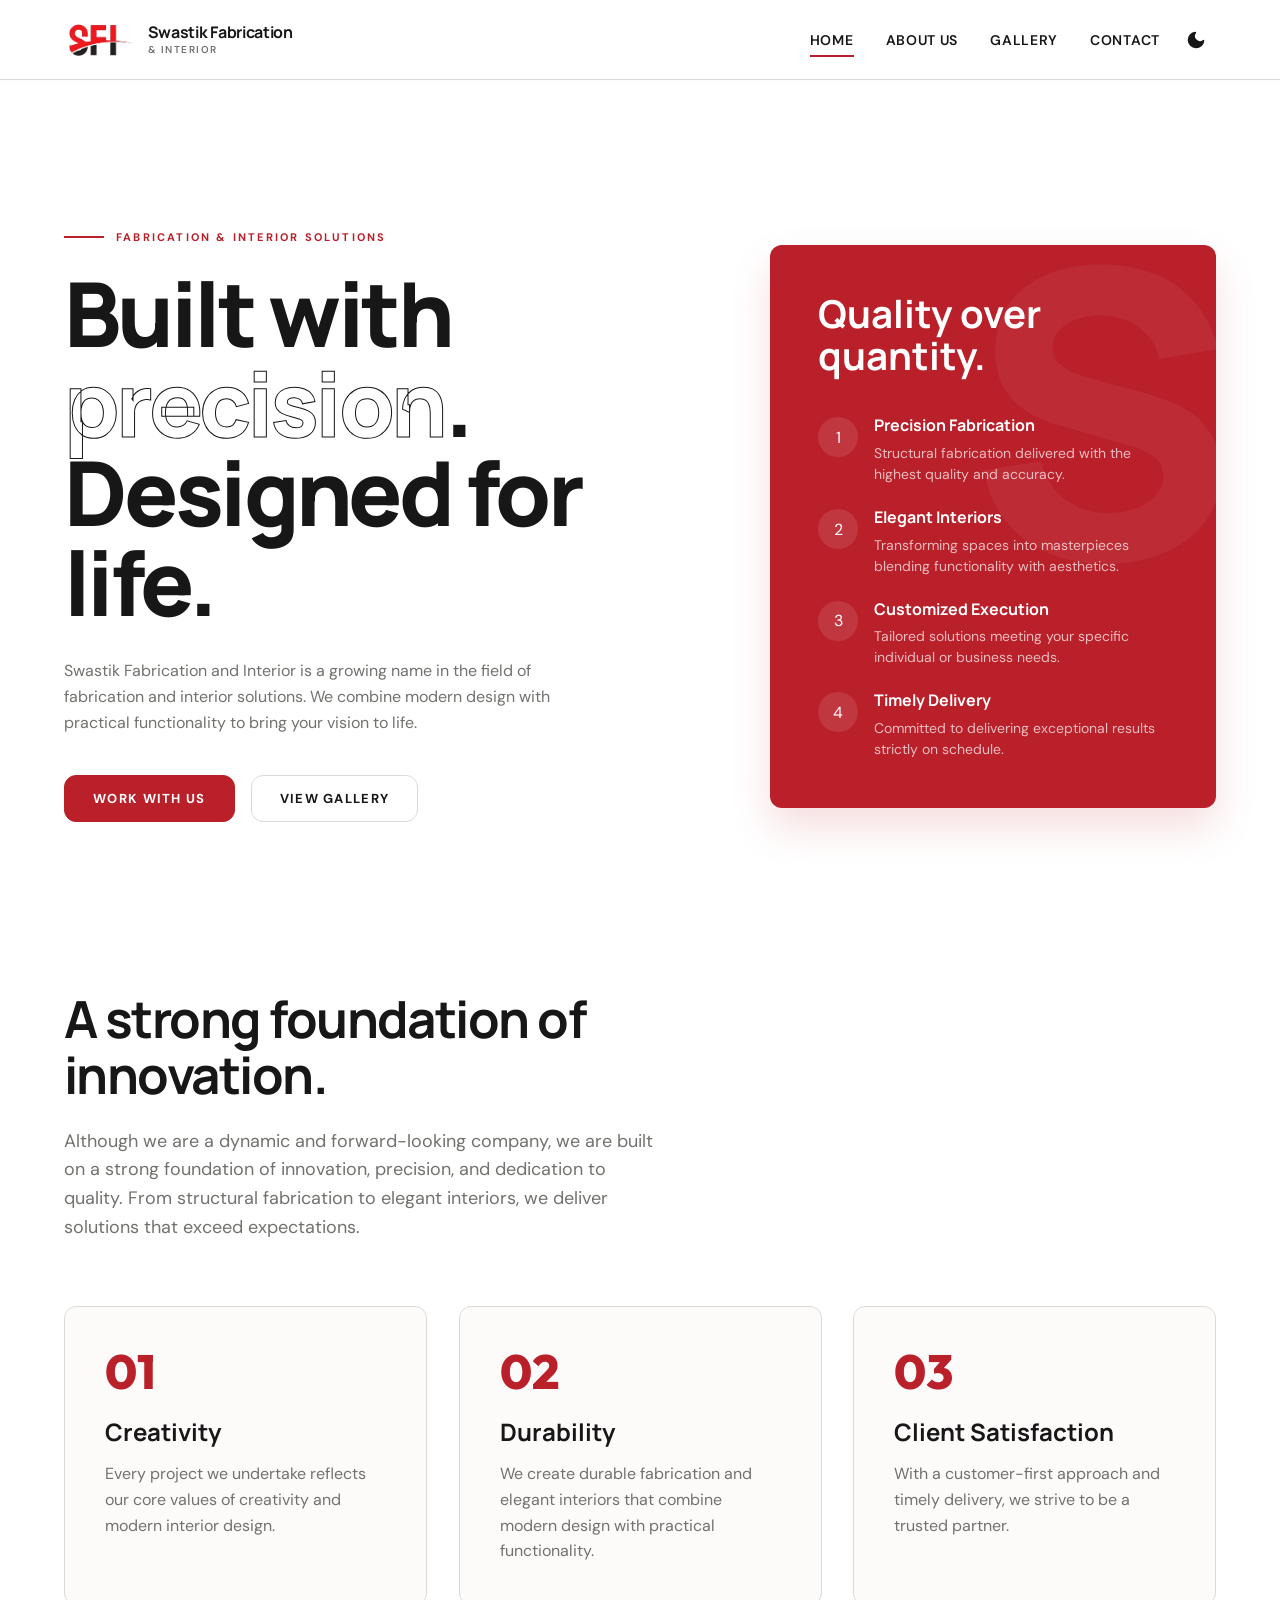
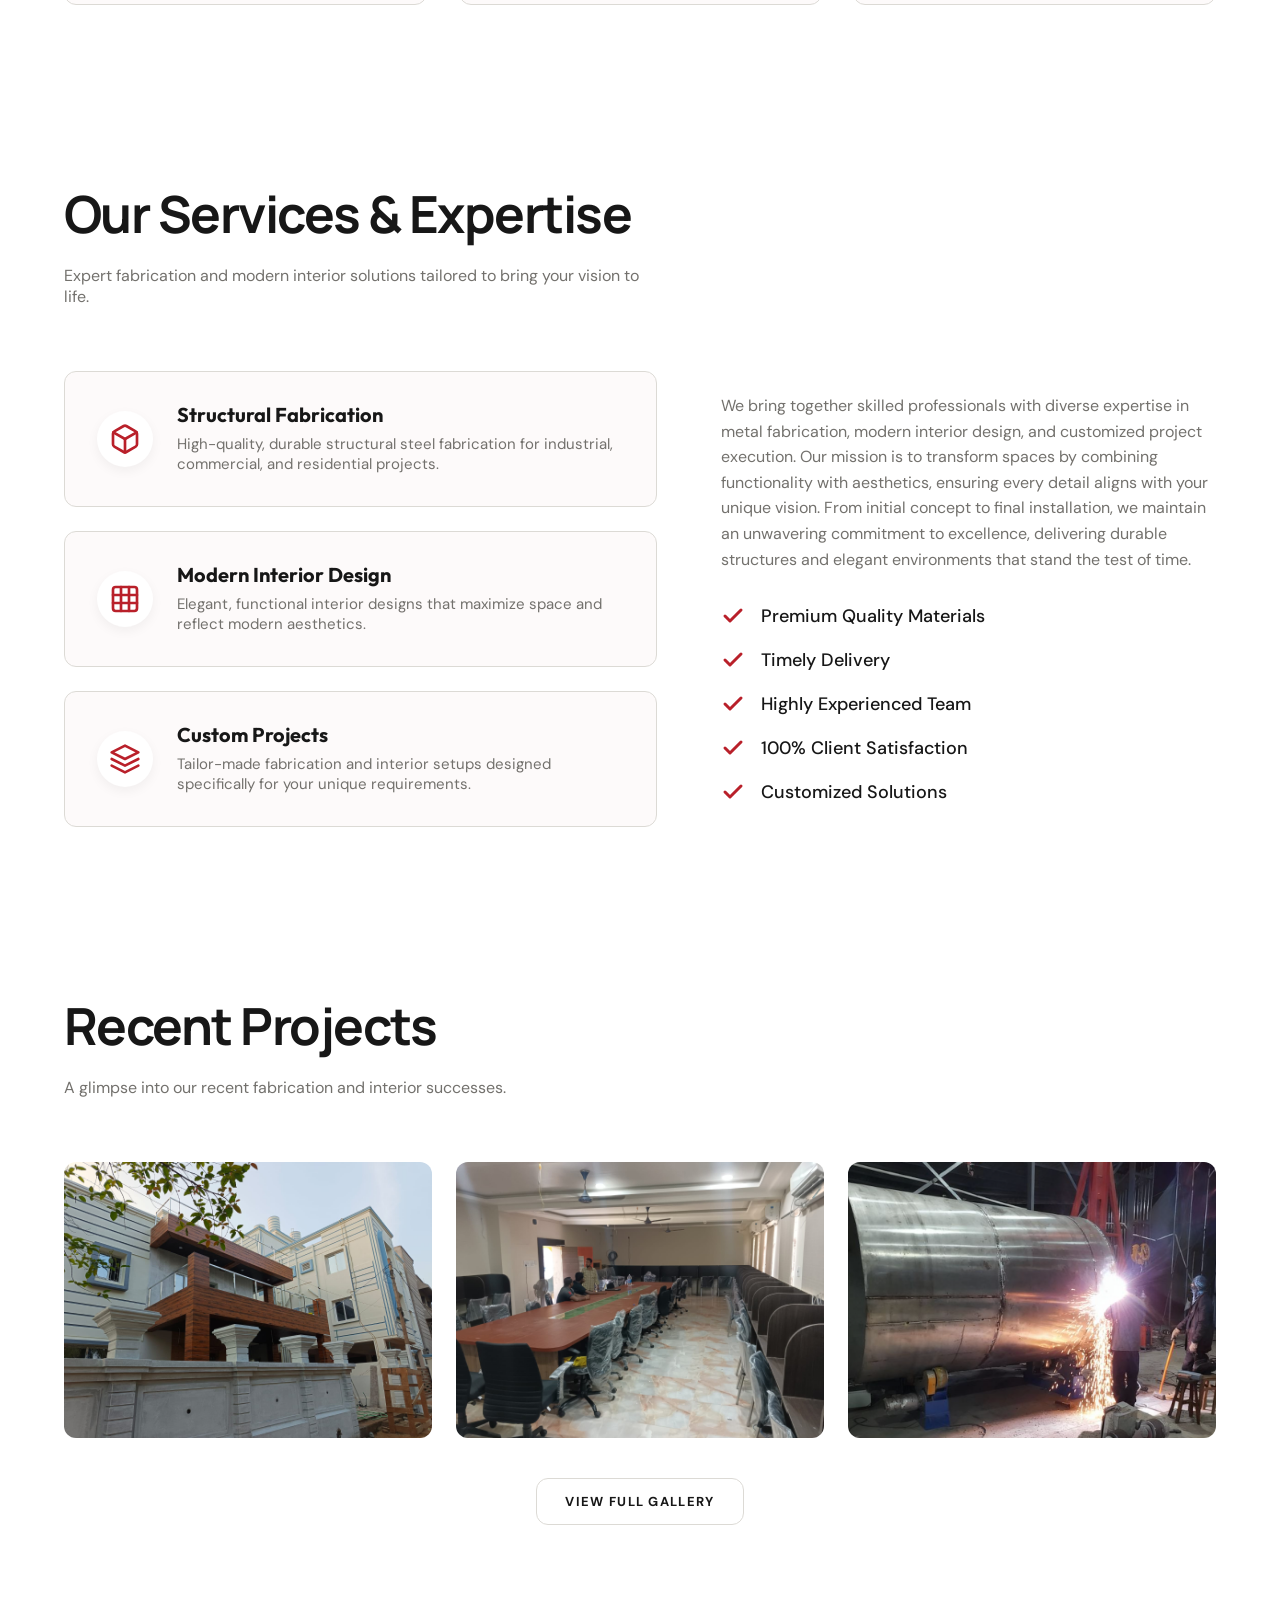
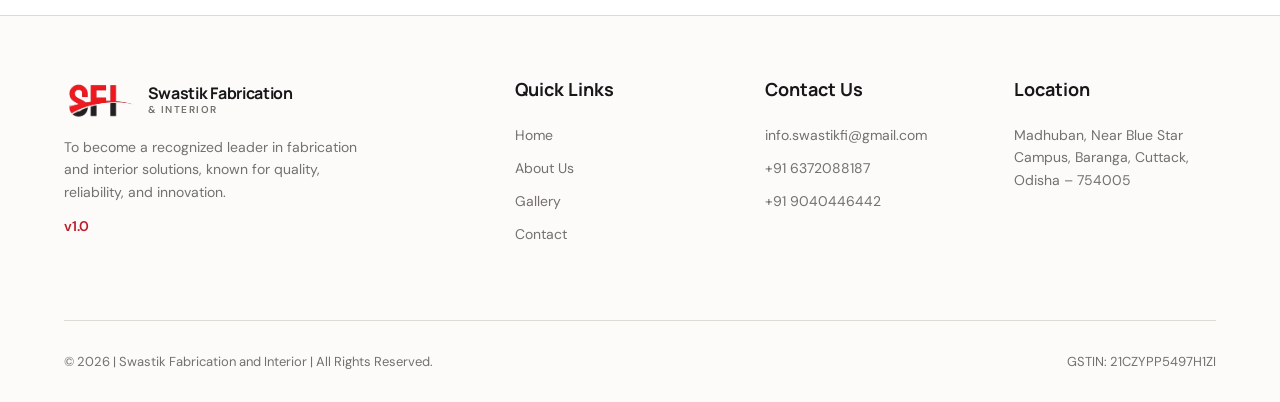
<file: index.html>
<!DOCTYPE html>
<html lang="en">

<head>
  <meta charset="UTF-8">
  <meta name="viewport" content="width=device-width, initial-scale=1.0, viewport-fit=cover">
  <meta name="theme-color" content="#b9202a">
  <meta name="description"
    content="Swastik Fabrication & Interior - Creating durable fabrication and elegant interiors.">
  <title>Swastik Fabrication & Interior</title>
  <!-- Favicon & Social Media Share Images -->
  <link rel="icon" type="image/png" href="logo.png">
  <meta property="og:image" content="logo.png">
  <meta property="og:type" content="website">
  <meta name="twitter:card" content="summary_large_image">
  <meta name="twitter:image" content="logo.png">

  <link rel="stylesheet" href="style.css">
  <script src="main.js" defer></script>
</head>

<body>
  <div class="site-wrapper">
    <!-- Navigation -->
    <nav class="navbar">
      <div class="container nav-container">
        <a href="index.html" class="brand" aria-label="Swastik Fabrication and Interior">
          <img src="logo.png" alt="SFI Logo" class="brand-logo">
          <div class="brand-text">
            <span class="brand-name">Swastik Fabrication</span>
            <span class="brand-sub">& Interior</span>
          </div>
        </a>
        <div class="nav-actions">
          <div class="nav-links" id="nav-links">
            <a href="index.html" class="nav-link active">Home</a>
            <a href="about.html" class="nav-link">About Us</a>
            <a href="gallery.html" class="nav-link">Gallery</a>
            <a href="contact.html" class="nav-link">Contact</a>
          </div>
          <button id="theme-toggle" class="theme-toggle" aria-label="Toggle Dark Mode">
            <svg class="moon-icon" viewBox="0 0 24 24" fill="none" stroke="currentColor" stroke-width="2"
              stroke-linecap="round" stroke-linejoin="round">
              <path d="M21 12.79A9 9 0 1 1 11.21 3 7 7 0 0 0 21 12.79z"></path>
            </svg>
            <svg class="sun-icon" viewBox="0 0 24 24" fill="none" stroke="currentColor" stroke-width="2"
              stroke-linecap="round" stroke-linejoin="round">
              <circle cx="12" cy="12" r="5"></circle>
              <line x1="12" y1="1" x2="12" y2="3"></line>
              <line x1="12" y1="21" x2="12" y2="23"></line>
              <line x1="4.22" y1="4.22" x2="5.64" y2="5.64"></line>
              <line x1="18.36" y1="18.36" x2="19.78" y2="19.78"></line>
              <line x1="1" y1="12" x2="3" y2="12"></line>
              <line x1="21" y1="12" x2="23" y2="12"></line>
              <line x1="4.22" y1="19.78" x2="5.64" y2="18.36"></line>
              <line x1="18.36" y1="5.64" x2="19.78" y2="4.22"></line>
            </svg>
          </button>
          <button id="mobile-menu-btn" class="mobile-menu-btn" aria-label="Toggle Menu">
            <svg viewBox="0 0 24 24" fill="none" stroke="currentColor" stroke-width="2" stroke-linecap="round"
              stroke-linejoin="round" style="width: 24px; height: 24px;">
              <line x1="3" y1="12" x2="21" y2="12"></line>
              <line x1="3" y1="6" x2="21" y2="6"></line>
              <line x1="3" y1="18" x2="21" y2="18"></line>
            </svg>
          </button>
        </div>
      </div>
    </nav>

    <!-- Hero Section -->
    <main class="hero container">
      <div class="hero-grid">
        <div class="hero-content animate-on-scroll stagger-1">
          <div class="kicker">Fabrication & Interior Solutions</div>
          <h1 class="hero-title">
            Built with <span>precision</span>.<br>
            Designed for life.
          </h1>
          <p class="hero-desc">
            Swastik Fabrication and Interior is a growing name in the field of fabrication and interior solutions. We
            combine modern design with practical functionality to bring your vision to life.
          </p>
          <div class="hero-actions">
            <a href="contact.html" class="btn btn-primary">Work With Us</a>
            <a href="gallery.html" class="btn btn-outline">View Gallery</a>
          </div>
        </div>

        <div class="hero-side animate-on-scroll stagger-2">
          <div class="feature-panel">
            <div class="feature-panel-content">
              <h2 class="feature-panel-title">Quality over quantity.</h2>
              <ul class="feature-list">
                <li class="feature-item">
                  <div class="feature-icon">1</div>
                  <div class="feature-text">
                    <h4>Precision Fabrication</h4>
                    <p>Structural fabrication delivered with the highest quality and accuracy.</p>
                  </div>
                </li>
                <li class="feature-item">
                  <div class="feature-icon">2</div>
                  <div class="feature-text">
                    <h4>Elegant Interiors</h4>
                    <p>Transforming spaces into masterpieces blending functionality with aesthetics.</p>
                  </div>
                </li>
                <li class="feature-item">
                  <div class="feature-icon">3</div>
                  <div class="feature-text">
                    <h4>Customized Execution</h4>
                    <p>Tailored solutions meeting your specific individual or business needs.</p>
                  </div>
                </li>
                <li class="feature-item">
                  <div class="feature-icon">4</div>
                  <div class="feature-text">
                    <h4>Timely Delivery</h4>
                    <p>Committed to delivering exceptional results strictly on schedule.</p>
                  </div>
                </li>
              </ul>
            </div>
          </div>
        </div>
      </div>
    </main>

    <!-- Brief About Section -->
    <section class="section container animate-on-scroll stagger-1">
      <div class="section-header">
        <h2 class="section-title">A strong foundation of innovation.</h2>
        <p class="text-muted" style="font-size: 18px; line-height: 1.6;">
          Although we are a dynamic and forward-looking company, we are built on a strong foundation of innovation,
          precision, and dedication to quality. From structural fabrication to elegant interiors, we deliver solutions
          that exceed expectations.
        </p>
      </div>
      <div class="cards-grid">
        <div class="card animate-on-scroll stagger-1">
          <div class="card-number">01</div>
          <h3 class="card-title">Creativity</h3>
          <p class="card-text">Every project we undertake reflects our core values of creativity and modern interior
            design.</p>
        </div>
        <div class="card animate-on-scroll stagger-2">
          <div class="card-number">02</div>
          <h3 class="card-title">Durability</h3>
          <p class="card-text">We create durable fabrication and elegant interiors that combine modern design with
            practical functionality.</p>
        </div>
        <div class="card animate-on-scroll stagger-3">
          <div class="card-number">03</div>
          <h3 class="card-title">Client Satisfaction</h3>
          <p class="card-text">With a customer-first approach and timely delivery, we strive to be a trusted partner.
          </p>
        </div>
      </div>
    </section>

    <!-- Services & Expertise Section -->
    <section class="section container">
      <div class="section-header animate-on-scroll">
        <h2 class="section-title">Our Services & Expertise</h2>
        <p class="text-muted" style="max-width: 600px; margin: 0 auto;">Expert fabrication and modern interior solutions
          tailored to bring your vision to life.</p>
      </div>

      <div class="services-features-layout">
        <!-- Left Side: Services -->
        <div class="services-stack animate-on-scroll stagger-1">
          <div class="service-card">
            <div class="service-icon-wrap">
              <svg viewBox="0 0 24 24" fill="none" stroke="currentColor" stroke-width="2" stroke-linecap="round"
                stroke-linejoin="round" style="width: 32px; height: 32px;">
                <path
                  d="M21 16V8a2 2 0 0 0-1-1.73l-7-4a2 2 0 0 0-2 0l-7 4A2 2 0 0 0 3 8v8a2 2 0 0 0 1 1.73l7 4a2 2 0 0 0 2 0l7-4A2 2 0 0 0 21 16z">
                </path>
                <polyline points="3.27 6.96 12 12.01 20.73 6.96"></polyline>
                <line x1="12" y1="22.08" x2="12" y2="12"></line>
              </svg>
            </div>
            <div class="service-content">
              <h3>Structural Fabrication</h3>
              <p class="text-muted">High-quality, durable structural steel fabrication for industrial, commercial, and
                residential projects.</p>
            </div>
          </div>
          <div class="service-card">
            <div class="service-icon-wrap">
              <svg viewBox="0 0 24 24" fill="none" stroke="currentColor" stroke-width="2" stroke-linecap="round"
                stroke-linejoin="round" style="width: 32px; height: 32px;">
                <rect x="3" y="3" width="18" height="18" rx="2" ry="2"></rect>
                <line x1="9" y1="3" x2="9" y2="21"></line>
                <line x1="15" y1="3" x2="15" y2="21"></line>
                <line x1="3" y1="9" x2="21" y2="9"></line>
                <line x1="3" y1="15" x2="21" y2="15"></line>
              </svg>
            </div>
            <div class="service-content">
              <h3>Modern Interior Design</h3>
              <p class="text-muted">Elegant, functional interior designs that maximize space and reflect modern
                aesthetics.</p>
            </div>
          </div>
          <div class="service-card">
            <div class="service-icon-wrap">
              <svg viewBox="0 0 24 24" fill="none" stroke="currentColor" stroke-width="2" stroke-linecap="round"
                stroke-linejoin="round" style="width: 32px; height: 32px;">
                <polygon points="12 2 2 7 12 12 22 7 12 2"></polygon>
                <polyline points="2 17 12 22 22 17"></polyline>
                <polyline points="2 12 12 17 22 12"></polyline>
              </svg>
            </div>
            <div class="service-content">
              <h3>Custom Projects</h3>
              <p class="text-muted">Tailor-made fabrication and interior setups designed specifically for your unique
                requirements.</p>
            </div>
          </div>
        </div>

        <!-- Right Side: Features -->
        <div class="why-content animate-on-scroll stagger-2">
          <p class="text-muted" style="margin-bottom: 32px; line-height: 1.6;">We bring together skilled professionals
            with diverse expertise in metal fabrication, modern interior design, and customized project execution. Our
            mission is to transform spaces by combining functionality with aesthetics, ensuring every detail aligns with
            your unique vision. From initial concept to final installation, we maintain an unwavering commitment to
            excellence, delivering durable structures and elegant environments that stand the test of time.</p>
          <ul class="feature-list" style="list-style: none; padding: 0; display: grid; gap: 20px;">
            <li style="display: flex; align-items: center; gap: 16px;">
              <svg viewBox="0 0 24 24" fill="none" stroke="var(--theme-red)" stroke-width="3" stroke-linecap="round"
                stroke-linejoin="round" style="width: 24px; height: 24px; flex-shrink: 0;">
                <polyline points="20 6 9 17 4 12"></polyline>
              </svg>
              <span style="font-weight: 500; font-size: 18px;">Premium Quality Materials</span>
            </li>
            <li style="display: flex; align-items: center; gap: 16px;">
              <svg viewBox="0 0 24 24" fill="none" stroke="var(--theme-red)" stroke-width="3" stroke-linecap="round"
                stroke-linejoin="round" style="width: 24px; height: 24px; flex-shrink: 0;">
                <polyline points="20 6 9 17 4 12"></polyline>
              </svg>
              <span style="font-weight: 500; font-size: 18px;">Timely Delivery</span>
            </li>
            <li style="display: flex; align-items: center; gap: 16px;">
              <svg viewBox="0 0 24 24" fill="none" stroke="var(--theme-red)" stroke-width="3" stroke-linecap="round"
                stroke-linejoin="round" style="width: 24px; height: 24px; flex-shrink: 0;">
                <polyline points="20 6 9 17 4 12"></polyline>
              </svg>
              <span style="font-weight: 500; font-size: 18px;">Highly Experienced Team</span>
            </li>
            <li style="display: flex; align-items: center; gap: 16px;">
              <svg viewBox="0 0 24 24" fill="none" stroke="var(--theme-red)" stroke-width="3" stroke-linecap="round"
                stroke-linejoin="round" style="width: 24px; height: 24px; flex-shrink: 0;">
                <polyline points="20 6 9 17 4 12"></polyline>
              </svg>
              <span style="font-weight: 500; font-size: 18px;">100% Client Satisfaction</span>
            </li>
            <li style="display: flex; align-items: center; gap: 16px;">
              <svg viewBox="0 0 24 24" fill="none" stroke="var(--theme-red)" stroke-width="3" stroke-linecap="round"
                stroke-linejoin="round" style="width: 24px; height: 24px; flex-shrink: 0;">
                <polyline points="20 6 9 17 4 12"></polyline>
              </svg>
              <span style="font-weight: 500; font-size: 18px;">Customized Solutions</span>
            </li>
          </ul>
        </div>
      </div>
    </section>

    <!-- Gallery Teaser -->
    <section class="section container" style="padding-top: 80px;">
      <div class="section-header animate-on-scroll">
        <h2 class="section-title">Recent Projects</h2>
        <p class="text-muted" style="max-width: 600px; margin: 0 auto;">A glimpse into our recent fabrication and
          interior successes.</p>
      </div>
      <div class="gallery-grid animate-on-scroll stagger-1">
        <div class="gallery-item">
          <img src="image2.jpeg" alt="Modern Office Setup" class="gallery-img">
          <div class="gallery-overlay">
            <h3 class="gallery-title">Building edge profile</h3>
          </div>
        </div>
        <div class="gallery-item">
          <img src="image3.jpeg" alt="Steel Framework" class="gallery-img">
          <div class="gallery-overlay">
            <h3 class="gallery-title">Modern Office Setup</h3>
          </div>
        </div>
        <div class="gallery-item hide-mobile">
          <img src="image1.png" alt="Luxury Living Room" class="gallery-img">
          <div class="gallery-overlay">
            <h3 class="gallery-title">Steel Framework</h3>
          </div>
        </div>
      </div>
      <div style="text-align: center; margin-top: 40px;" class="animate-on-scroll stagger-2">
        <a href="gallery.html" class="btn btn-outline">View Full Gallery</a>
      </div>
    </section>



    <!-- Footer -->
    <footer class="footer animate-on-scroll">
      <div class="container">
        <div class="footer-grid">
          <div class="footer-about">
            <a href="index.html" class="brand" aria-label="Swastik Fabrication and Interior">
              <img src="logo.png" alt="SFI Logo" class="brand-logo">
              <div class="brand-text">
                <span class="brand-name">Swastik Fabrication</span>
                <span class="brand-sub">& Interior</span>
              </div>
            </a>
            <p>To become a recognized leader in fabrication and interior solutions, known for quality, reliability, and
              innovation.</p>
            <p style="margin-top: 12px; font-weight: 600; font-size: 14px; color: var(--theme-red);">v1.0</p>
          </div>
          <div>
            <h4 class="footer-heading">Quick Links</h4>
            <ul class="footer-links">
              <li><a href="index.html">Home</a></li>
              <li><a href="about.html">About Us</a></li>
              <li><a href="gallery.html">Gallery</a></li>
              <li><a href="contact.html">Contact</a></li>
            </ul>
          </div>
          <div>
            <h4 class="footer-heading">Contact Us</h4>
            <ul class="footer-links">
              <li><a href="mailto:info.swastikfi@gmail.com">info.swastikfi@gmail.com</a></li>
              <li><a href="tel:+916372088187">+91 6372088187</a></li>
              <li><a href="tel:+919040446442">+91 9040446442</a></li>
            </ul>
          </div>
          <div>
            <h4 class="footer-heading">Location</h4>
            <p class="text-muted" style="font-size: 14px; line-height: 1.6;">
              Madhuban, Near Blue Star Campus, Baranga, Cuttack, Odisha – 754005
            </p>
          </div>
        </div>
        <div class="footer-bottom">
          <span>© 2026 | Swastik Fabrication and Interior | All Rights Reserved.</span>
          <span>GSTIN: 21CZYPP5497H1ZI</span>
        </div>
      </div>
    </footer>
  </div>
</body>

</html>
</file>
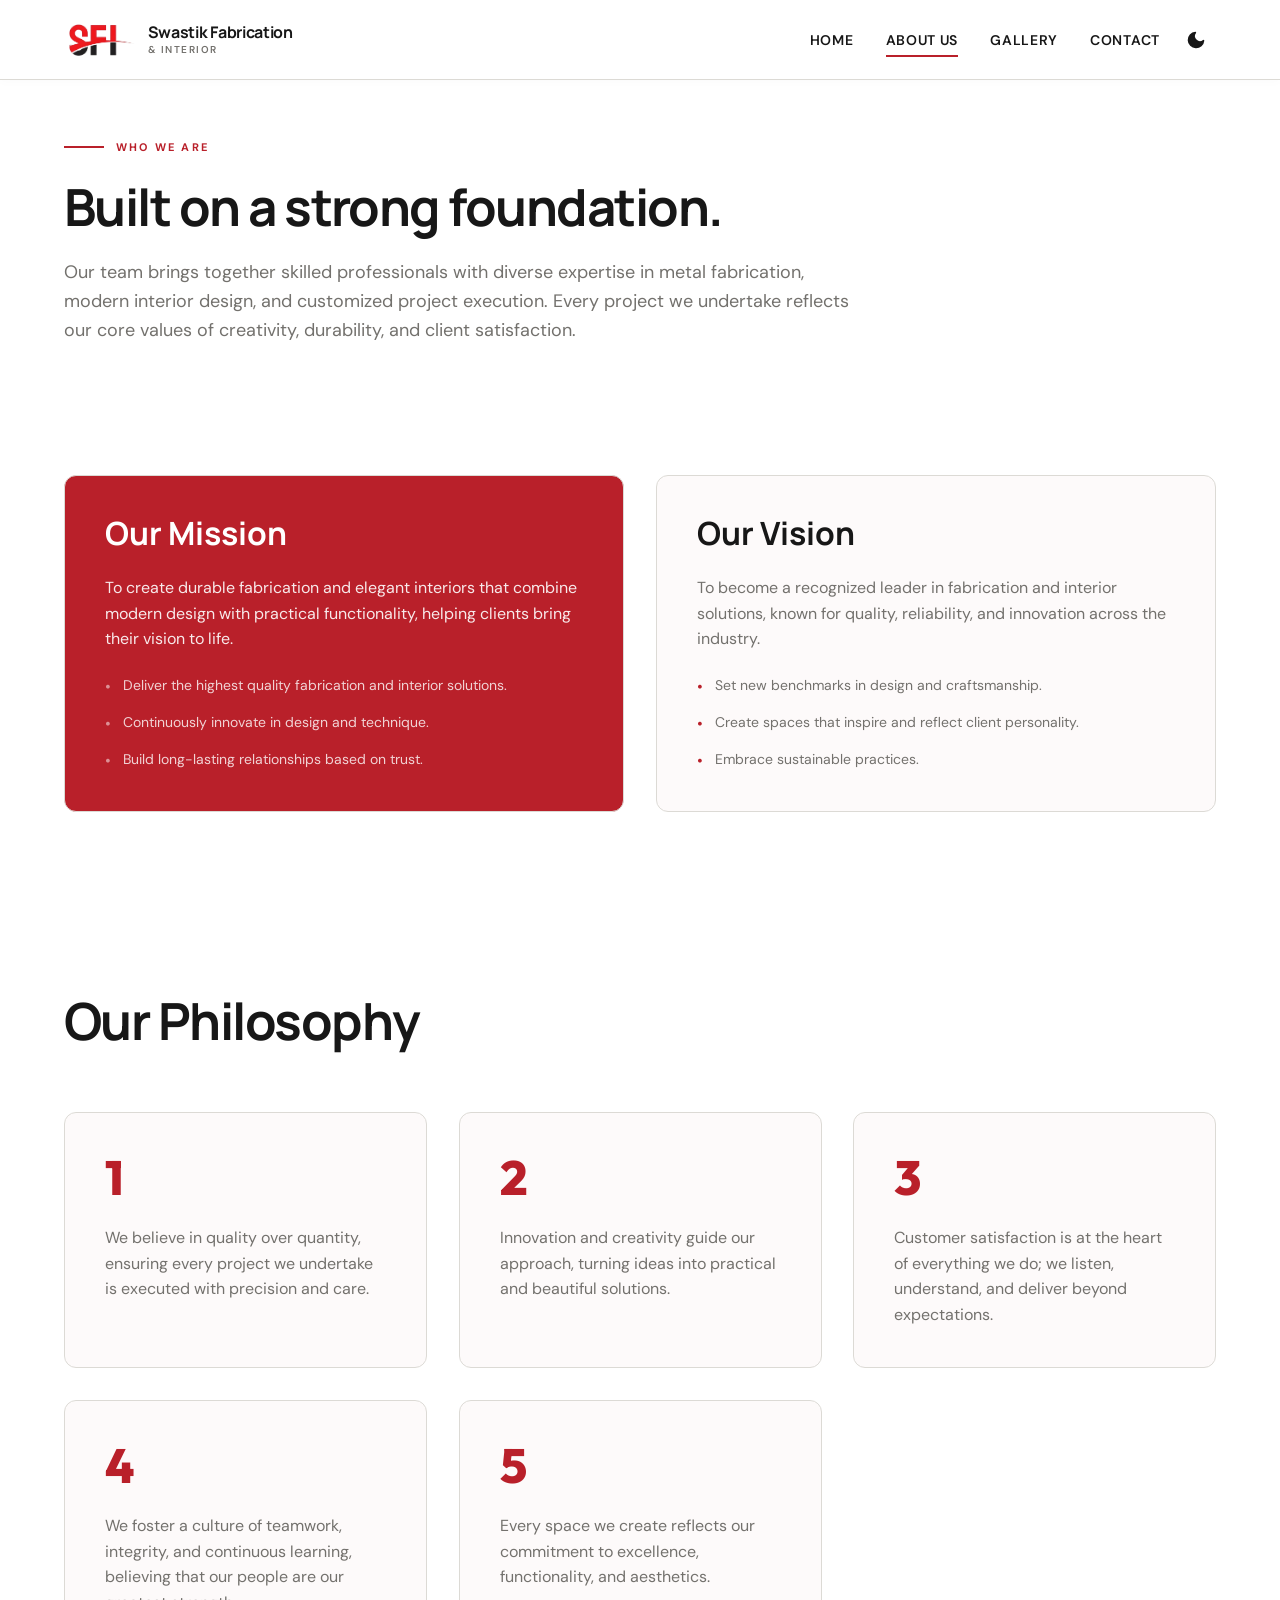
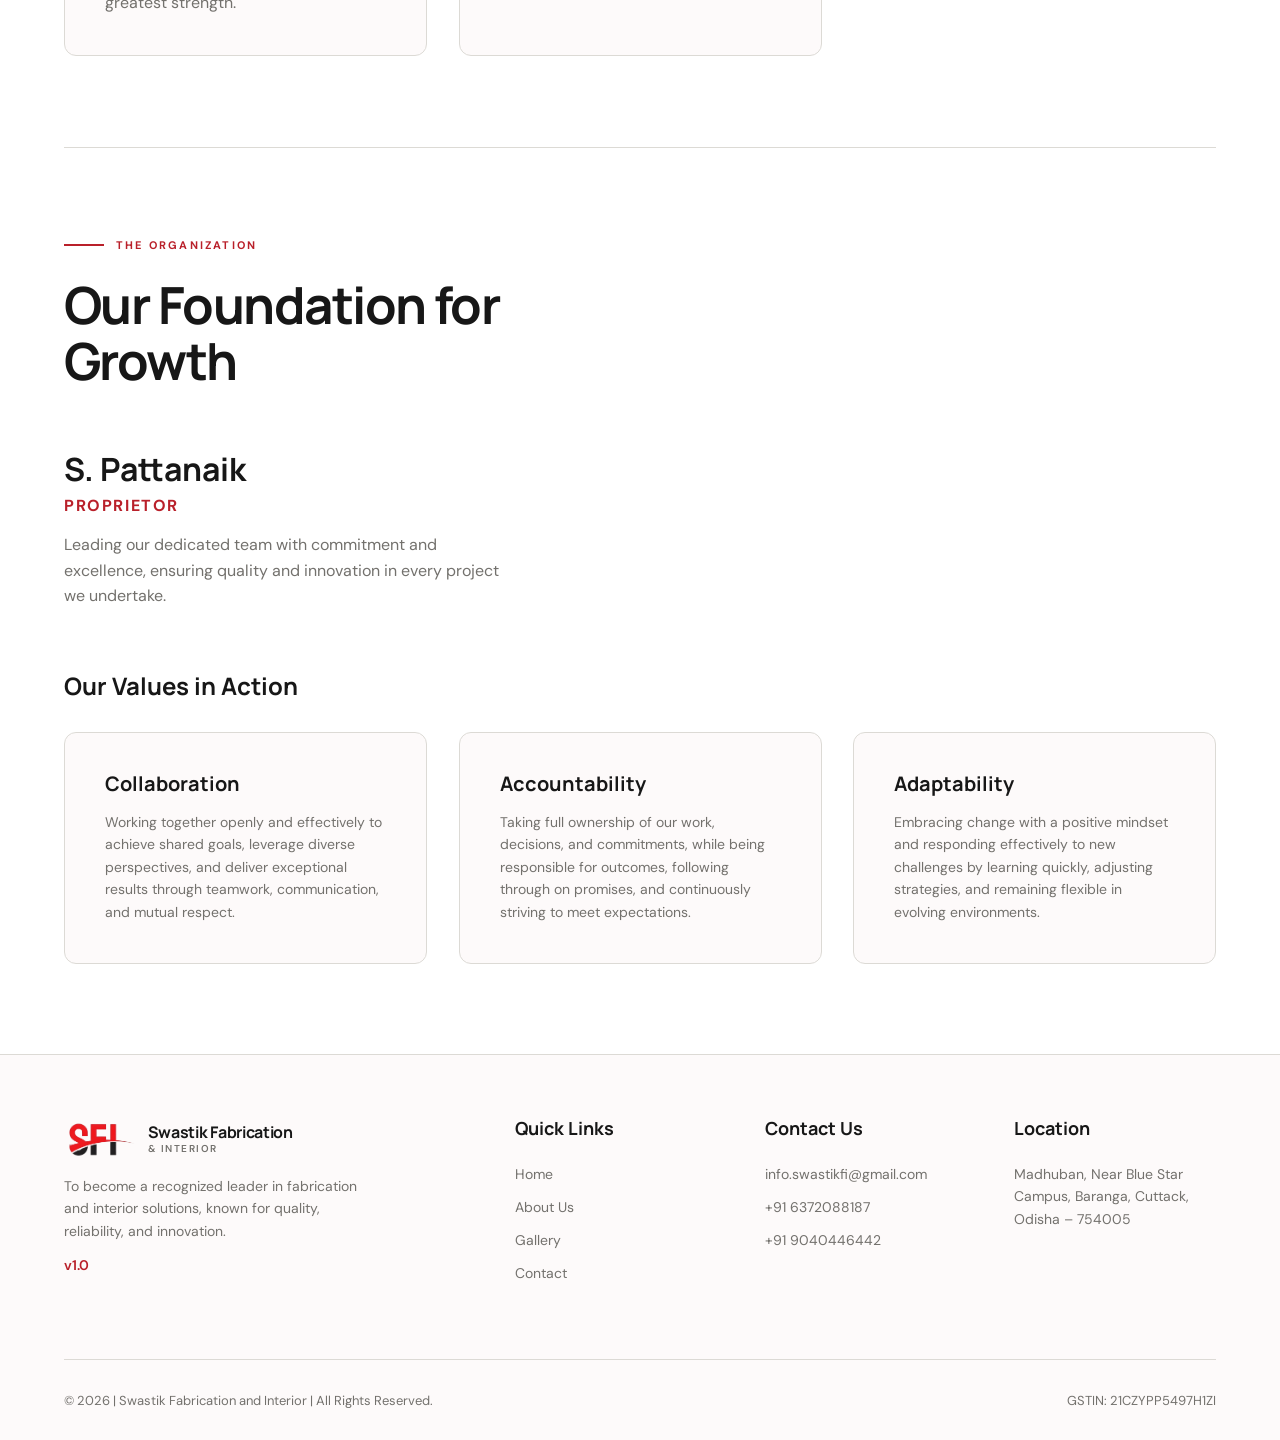
<file: about.html>
<!DOCTYPE html>
<html lang="en">
<head>
  <meta charset="UTF-8">
  <meta name="viewport" content="width=device-width, initial-scale=1.0, viewport-fit=cover">
  <meta name="theme-color" content="#b9202a">
  <meta name="description" content="About Swastik Fabrication & Interior - Our Mission, Vision, and Values.">
  <title>About Us | Swastik Fabrication & Interior</title>
  <!-- Favicon & Social Media Share Images -->
  <link rel="icon" type="image/png" href="logo.png">
  <meta property="og:image" content="logo.png">
  <meta property="og:type" content="website">
  <meta name="twitter:card" content="summary_large_image">
  <meta name="twitter:image" content="logo.png">

  <link rel="stylesheet" href="style.css">
  <script src="main.js" defer></script>
</head>
<body>
  <div class="site-wrapper">
    <!-- Navigation -->
    <nav class="navbar">
      <div class="container nav-container">
        <a href="index.html" class="brand" aria-label="Swastik Fabrication and Interior">
          <img src="logo.png" alt="SFI Logo" class="brand-logo">
          <div class="brand-text">
            <span class="brand-name">Swastik Fabrication</span>
            <span class="brand-sub">& Interior</span>
          </div>
        </a>
        <div class="nav-actions">
          <div class="nav-links" id="nav-links">
            <a href="index.html" class="nav-link">Home</a>
            <a href="about.html" class="nav-link active">About Us</a>
            <a href="gallery.html" class="nav-link">Gallery</a>
            <a href="contact.html" class="nav-link">Contact</a>
          </div>
          <button id="theme-toggle" class="theme-toggle" aria-label="Toggle Dark Mode">
            <svg class="moon-icon" viewBox="0 0 24 24" fill="none" stroke="currentColor" stroke-width="2" stroke-linecap="round" stroke-linejoin="round">
              <path d="M21 12.79A9 9 0 1 1 11.21 3 7 7 0 0 0 21 12.79z"></path>
            </svg>
            <svg class="sun-icon" viewBox="0 0 24 24" fill="none" stroke="currentColor" stroke-width="2" stroke-linecap="round" stroke-linejoin="round">
              <circle cx="12" cy="12" r="5"></circle>
              <line x1="12" y1="1" x2="12" y2="3"></line>
              <line x1="12" y1="21" x2="12" y2="23"></line>
              <line x1="4.22" y1="4.22" x2="5.64" y2="5.64"></line>
              <line x1="18.36" y1="18.36" x2="19.78" y2="19.78"></line>
              <line x1="1" y1="12" x2="3" y2="12"></line>
              <line x1="21" y1="12" x2="23" y2="12"></line>
              <line x1="4.22" y1="19.78" x2="5.64" y2="18.36"></line>
              <line x1="18.36" y1="5.64" x2="19.78" y2="4.22"></line>
            </svg>
          </button>
          <button id="mobile-menu-btn" class="mobile-menu-btn" aria-label="Toggle Menu">
            <svg viewBox="0 0 24 24" fill="none" stroke="currentColor" stroke-width="2" stroke-linecap="round" stroke-linejoin="round" style="width: 24px; height: 24px;">
              <line x1="3" y1="12" x2="21" y2="12"></line>
              <line x1="3" y1="6" x2="21" y2="6"></line>
              <line x1="3" y1="18" x2="21" y2="18"></line>
            </svg>
          </button>
        </div>
      </div>
    </nav>

    <!-- Header Section -->
    <div style="padding-top: calc(var(--nav-height) + 60px); padding-bottom: 40px;" class="container animate-on-scroll">
      <div class="kicker">Who We Are</div>
      <h1 class="section-title">Built on a strong foundation.</h1>
      <p class="text-muted" style="max-width: 800px; font-size: 18px; line-height: 1.6;">
        Our team brings together skilled professionals with diverse expertise in metal fabrication, modern interior design, and customized project execution. Every project we undertake reflects our core values of creativity, durability, and client satisfaction.
      </p>
    </div>

    <!-- Mission & Vision -->
    <section class="section container">
      <div class="cards-grid">
        <div class="card animate-on-scroll stagger-1" style="background: var(--theme-red); color: white;">
          <h2 class="card-title" style="color: white; font-size: 32px; margin-bottom: 24px;">Our Mission</h2>
          <p style="color: rgba(255,255,255,0.9); font-size: 16px; line-height: 1.6; margin-bottom: 24px;">
            To create durable fabrication and elegant interiors that combine modern design with practical functionality, helping clients bring their vision to life.
          </p>
          <ul style="list-style: none; display: grid; gap: 16px;">
            <li style="display: flex; gap: 12px; align-items: flex-start;">
              <span style="color: rgba(255,255,255,0.5);">•</span>
              <span style="font-size: 14px; color: rgba(255,255,255,0.8);">Deliver the highest quality fabrication and interior solutions.</span>
            </li>
            <li style="display: flex; gap: 12px; align-items: flex-start;">
              <span style="color: rgba(255,255,255,0.5);">•</span>
              <span style="font-size: 14px; color: rgba(255,255,255,0.8);">Continuously innovate in design and technique.</span>
            </li>
            <li style="display: flex; gap: 12px; align-items: flex-start;">
              <span style="color: rgba(255,255,255,0.5);">•</span>
              <span style="font-size: 14px; color: rgba(255,255,255,0.8);">Build long-lasting relationships based on trust.</span>
            </li>
          </ul>
        </div>

        <div class="card animate-on-scroll stagger-2">
          <h2 class="card-title" style="font-size: 32px; margin-bottom: 24px;">Our Vision</h2>
          <p class="text-muted" style="font-size: 16px; line-height: 1.6; margin-bottom: 24px;">
            To become a recognized leader in fabrication and interior solutions, known for quality, reliability, and innovation across the industry.
          </p>
          <ul style="list-style: none; display: grid; gap: 16px;">
            <li style="display: flex; gap: 12px; align-items: flex-start;">
              <span style="color: var(--theme-red);">•</span>
              <span class="text-muted" style="font-size: 14px;">Set new benchmarks in design and craftsmanship.</span>
            </li>
            <li style="display: flex; gap: 12px; align-items: flex-start;">
              <span style="color: var(--theme-red);">•</span>
              <span class="text-muted" style="font-size: 14px;">Create spaces that inspire and reflect client personality.</span>
            </li>
            <li style="display: flex; gap: 12px; align-items: flex-start;">
              <span style="color: var(--theme-red);">•</span>
              <span class="text-muted" style="font-size: 14px;">Embrace sustainable practices.</span>
            </li>
          </ul>
        </div>
      </div>
    </section>

    <!-- Philosophy -->
    <section class="section container">
      <div class="section-header animate-on-scroll">
        <h2 class="section-title">Our Philosophy</h2>
      </div>
      <div class="cards-grid">
        <div class="card animate-on-scroll stagger-1">
          <div class="card-number">1</div>
          <p class="card-text">We believe in quality over quantity, ensuring every project we undertake is executed with precision and care.</p>
        </div>
        <div class="card animate-on-scroll stagger-2">
          <div class="card-number">2</div>
          <p class="card-text">Innovation and creativity guide our approach, turning ideas into practical and beautiful solutions.</p>
        </div>
        <div class="card animate-on-scroll stagger-3">
          <div class="card-number">3</div>
          <p class="card-text">Customer satisfaction is at the heart of everything we do; we listen, understand, and deliver beyond expectations.</p>
        </div>
        <div class="card animate-on-scroll stagger-1">
          <div class="card-number">4</div>
          <p class="card-text">We foster a culture of teamwork, integrity, and continuous learning, believing that our people are our greatest strength.</p>
        </div>
        <div class="card animate-on-scroll stagger-2">
          <div class="card-number">5</div>
          <p class="card-text">Every space we create reflects our commitment to excellence, functionality, and aesthetics.</p>
        </div>
      </div>
    </section>

    <!-- Organization -->
    <section class="section container" style="border-top: 1px solid var(--border-color);">
      <div class="section-header animate-on-scroll">
        <div class="kicker">The Organization</div>
        <h2 class="section-title">Our Foundation for Growth</h2>
      </div>
      
      <div class="contact-grid" style="align-items: center; margin-bottom: 64px;">
        <div class="animate-on-scroll stagger-1">
          <h3 style="font-size: 32px; margin-bottom: 8px;">S. Pattanaik</h3>
          <p class="text-red" style="font-weight: 700; letter-spacing: 0.1em; text-transform: uppercase; margin-bottom: 16px;">Proprietor</p>
          <p class="text-muted" style="line-height: 1.6;">
            Leading our dedicated team with commitment and excellence, ensuring quality and innovation in every project we undertake.
          </p>
        </div>
      </div>

      <h3 class="animate-on-scroll" style="font-size: 24px; margin-bottom: 32px;">Our Values in Action</h3>
      <div class="cards-grid">
        <div class="card animate-on-scroll stagger-1">
          <h4 style="font-size: 20px; margin-bottom: 16px;">Collaboration</h4>
          <p class="card-text" style="font-size: 14px;">Working together openly and effectively to achieve shared goals, leverage diverse perspectives, and deliver exceptional results through teamwork, communication, and mutual respect.</p>
        </div>
        <div class="card animate-on-scroll stagger-2">
          <h4 style="font-size: 20px; margin-bottom: 16px;">Accountability</h4>
          <p class="card-text" style="font-size: 14px;">Taking full ownership of our work, decisions, and commitments, while being responsible for outcomes, following through on promises, and continuously striving to meet expectations.</p>
        </div>
        <div class="card animate-on-scroll stagger-3">
          <h4 style="font-size: 20px; margin-bottom: 16px;">Adaptability</h4>
          <p class="card-text" style="font-size: 14px;">Embracing change with a positive mindset and responding effectively to new challenges by learning quickly, adjusting strategies, and remaining flexible in evolving environments.</p>
        </div>
      </div>
    </section>

    <!-- Footer -->
    <footer class="footer animate-on-scroll">
      <div class="container">
        <div class="footer-grid">
          <div class="footer-about">
            <a href="index.html" class="brand" aria-label="Swastik Fabrication and Interior">
              <img src="logo.png" alt="SFI Logo" class="brand-logo">
              <div class="brand-text">
                <span class="brand-name">Swastik Fabrication</span>
                <span class="brand-sub">& Interior</span>
              </div>
            </a>
            <p>To become a recognized leader in fabrication and interior solutions, known for quality, reliability, and innovation.</p>
            <p style="margin-top: 12px; font-weight: 600; font-size: 14px; color: var(--theme-red);">v1.0</p>
          </div>
          <div>
            <h4 class="footer-heading">Quick Links</h4>
            <ul class="footer-links">
              <li><a href="index.html">Home</a></li>
              <li><a href="about.html">About Us</a></li>
              <li><a href="gallery.html">Gallery</a></li>
              <li><a href="contact.html">Contact</a></li>
            </ul>
          </div>
          <div>
            <h4 class="footer-heading">Contact Us</h4>
            <ul class="footer-links">
              <li><a href="mailto:info.swastikfi@gmail.com">info.swastikfi@gmail.com</a></li>
              <li><a href="tel:+916372088187">+91 6372088187</a></li>
              <li><a href="tel:+919040446442">+91 9040446442</a></li>
            </ul>
          </div>
          <div>
            <h4 class="footer-heading">Location</h4>
            <p class="text-muted" style="font-size: 14px; line-height: 1.6;">
              Madhuban, Near Blue Star Campus, Baranga, Cuttack, Odisha – 754005
            </p>
          </div>
        </div>
        <div class="footer-bottom">
          <span>© 2026 | Swastik Fabrication and Interior | All Rights Reserved.</span>
          <span>GSTIN: 21CZYPP5497H1ZI</span>
        </div>
      </div>
    </footer>
  </div>
</body>
</html>
</file>
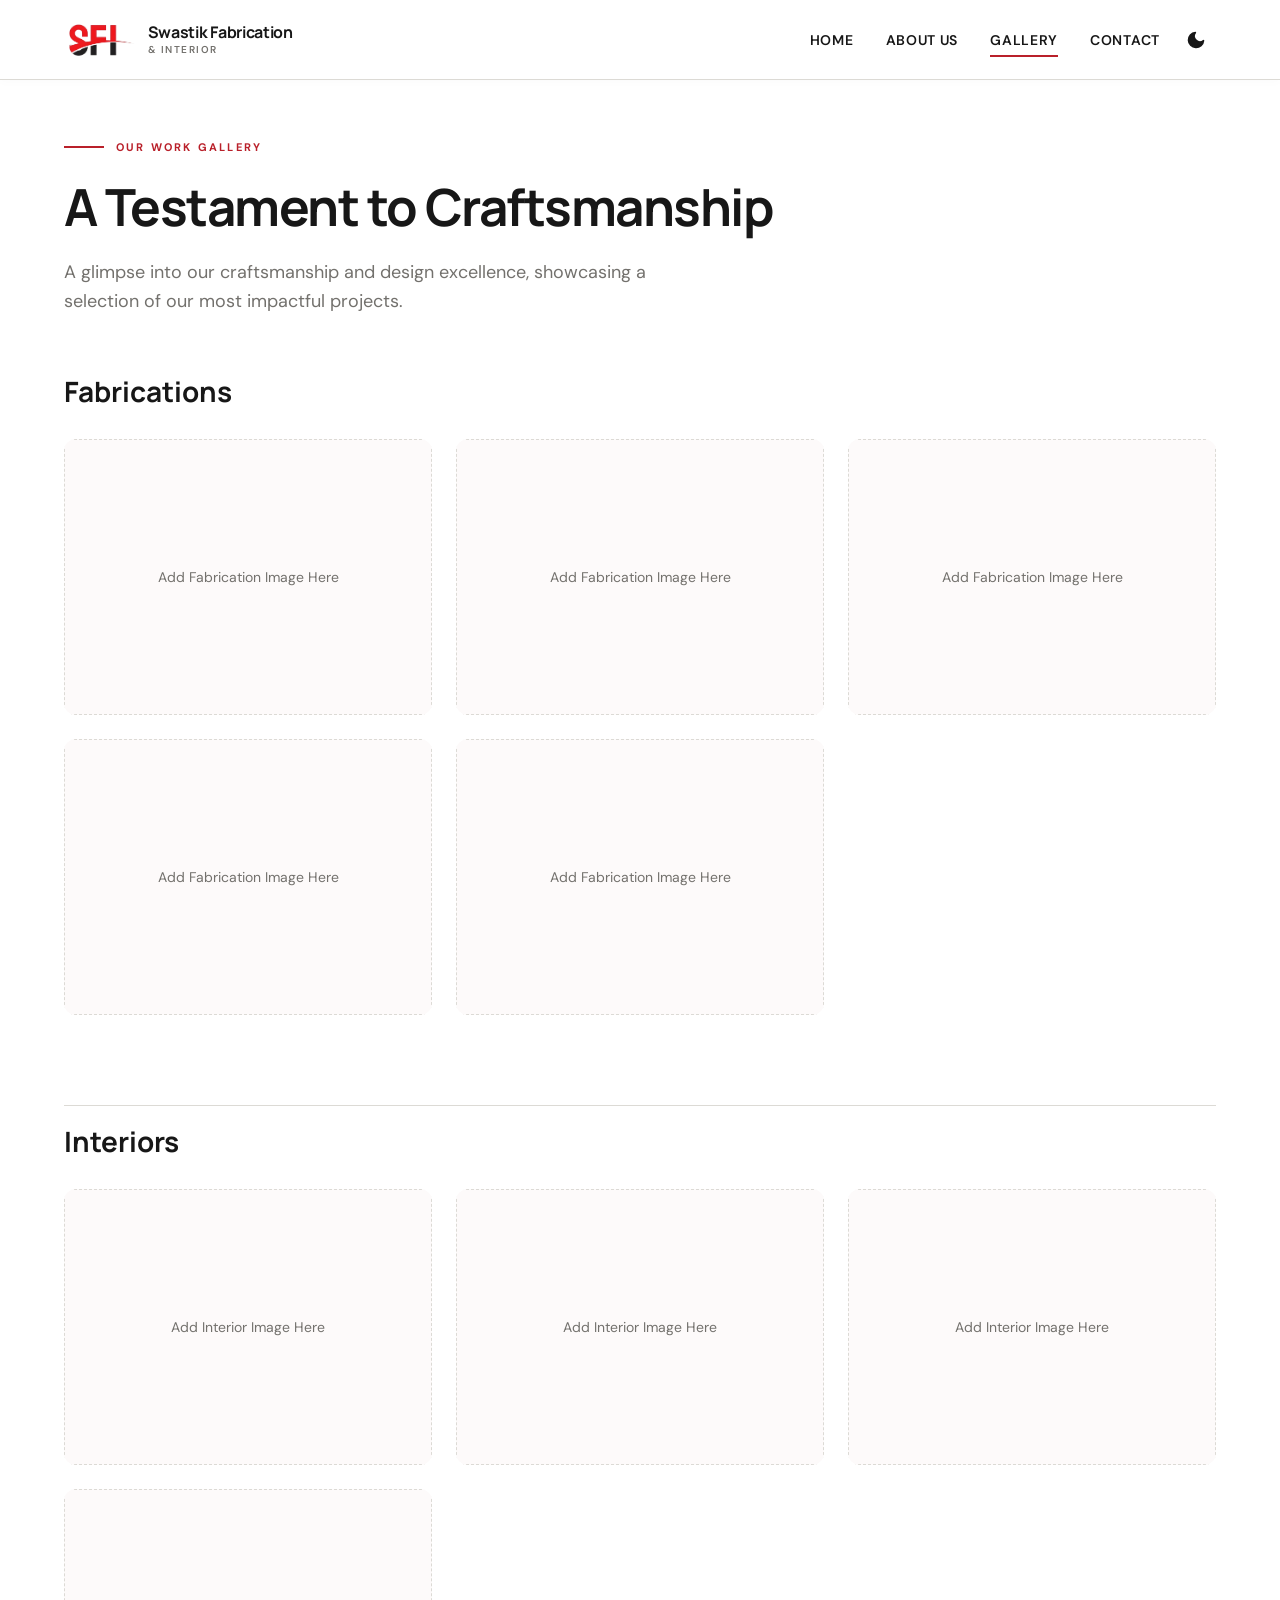
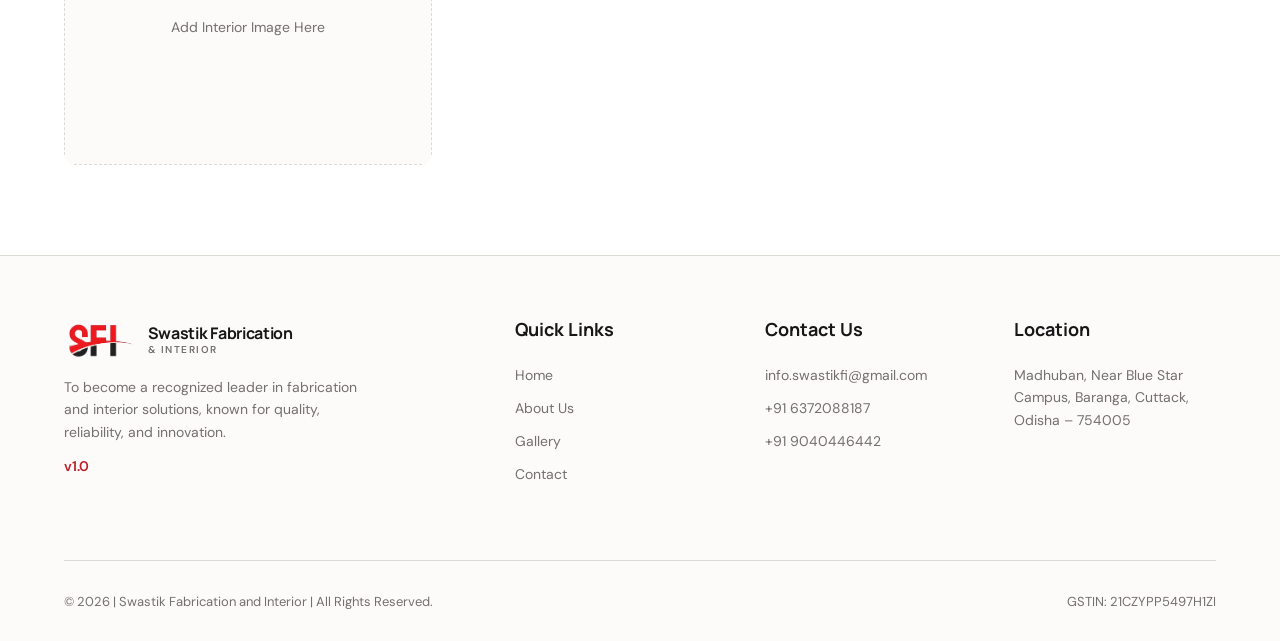
<file: gallery.html>
<!DOCTYPE html>
<html lang="en">
<head>
  <meta charset="UTF-8">
  <meta name="viewport" content="width=device-width, initial-scale=1.0, viewport-fit=cover">
  <meta name="theme-color" content="#b9202a">
  <meta name="description" content="View the work gallery of Swastik Fabrication & Interior.">
  <title>Gallery | Swastik Fabrication & Interior</title>
  <!-- Favicon & Social Media Share Images -->
  <link rel="icon" type="image/png" href="logo.png">
  <meta property="og:image" content="logo.png">
  <meta property="og:type" content="website">
  <meta name="twitter:card" content="summary_large_image">
  <meta name="twitter:image" content="logo.png">

  <link rel="stylesheet" href="style.css">
  <script src="main.js" defer></script>
</head>
<body>
  <div class="site-wrapper">
    <!-- Navigation -->
    <nav class="navbar">
      <div class="container nav-container">
        <a href="index.html" class="brand" aria-label="Swastik Fabrication and Interior">
          <img src="logo.png" alt="SFI Logo" class="brand-logo">
          <div class="brand-text">
            <span class="brand-name">Swastik Fabrication</span>
            <span class="brand-sub">& Interior</span>
          </div>
        </a>
        <div class="nav-actions">
          <div class="nav-links" id="nav-links">
            <a href="index.html" class="nav-link">Home</a>
            <a href="about.html" class="nav-link">About Us</a>
            <a href="gallery.html" class="nav-link active">Gallery</a>
            <a href="contact.html" class="nav-link">Contact</a>
          </div>
          <button id="theme-toggle" class="theme-toggle" aria-label="Toggle Dark Mode">
            <svg class="moon-icon" viewBox="0 0 24 24" fill="none" stroke="currentColor" stroke-width="2" stroke-linecap="round" stroke-linejoin="round">
              <path d="M21 12.79A9 9 0 1 1 11.21 3 7 7 0 0 0 21 12.79z"></path>
            </svg>
            <svg class="sun-icon" viewBox="0 0 24 24" fill="none" stroke="currentColor" stroke-width="2" stroke-linecap="round" stroke-linejoin="round">
              <circle cx="12" cy="12" r="5"></circle>
              <line x1="12" y1="1" x2="12" y2="3"></line>
              <line x1="12" y1="21" x2="12" y2="23"></line>
              <line x1="4.22" y1="4.22" x2="5.64" y2="5.64"></line>
              <line x1="18.36" y1="18.36" x2="19.78" y2="19.78"></line>
              <line x1="1" y1="12" x2="3" y2="12"></line>
              <line x1="21" y1="12" x2="23" y2="12"></line>
              <line x1="4.22" y1="19.78" x2="5.64" y2="18.36"></line>
              <line x1="18.36" y1="5.64" x2="19.78" y2="4.22"></line>
            </svg>
          </button>
          <button id="mobile-menu-btn" class="mobile-menu-btn" aria-label="Toggle Menu">
            <svg viewBox="0 0 24 24" fill="none" stroke="currentColor" stroke-width="2" stroke-linecap="round" stroke-linejoin="round" style="width: 24px; height: 24px;">
              <line x1="3" y1="12" x2="21" y2="12"></line>
              <line x1="3" y1="6" x2="21" y2="6"></line>
              <line x1="3" y1="18" x2="21" y2="18"></line>
            </svg>
          </button>
        </div>
      </div>
    </nav>

    <!-- Header Section -->
    <div style="padding-top: calc(var(--nav-height) + 60px); padding-bottom: 20px;" class="container animate-on-scroll">
      <div class="kicker">Our Work Gallery</div>
      <h1 class="section-title">A Testament to Craftsmanship</h1>
      <p class="text-muted" style="max-width: 600px; font-size: 18px; line-height: 1.6;">
        A glimpse into our craftsmanship and design excellence, showcasing a selection of our most impactful projects.
      </p>
    </div>

    <!-- Fabrications Gallery -->
    <section class="section container" style="padding-top: 40px;">
      <h2 style="font-size: 28px; margin-bottom: 32px;" class="animate-on-scroll">Fabrications</h2>
      <div class="gallery-grid">
        <!-- Replace src with actual image paths -->
        <div class="gallery-item animate-on-scroll stagger-1">
          <div class="gallery-placeholder">Add Fabrication Image Here</div>
          <div class="gallery-overlay">
            <h3 class="gallery-title">Structural Framework</h3>
          </div>
        </div>
        <div class="gallery-item animate-on-scroll stagger-2">
          <div class="gallery-placeholder">Add Fabrication Image Here</div>
          <div class="gallery-overlay">
            <h3 class="gallery-title">Custom Metal Gate</h3>
          </div>
        </div>
        <div class="gallery-item animate-on-scroll stagger-3">
          <div class="gallery-placeholder">Add Fabrication Image Here</div>
          <div class="gallery-overlay">
            <h3 class="gallery-title">Industrial Shed</h3>
          </div>
        </div>
        <div class="gallery-item animate-on-scroll stagger-1">
          <div class="gallery-placeholder">Add Fabrication Image Here</div>
          <div class="gallery-overlay">
            <h3 class="gallery-title">Staircase Railings</h3>
          </div>
        </div>
        <div class="gallery-item animate-on-scroll stagger-2">
          <div class="gallery-placeholder">Add Fabrication Image Here</div>
          <div class="gallery-overlay">
            <h3 class="gallery-title">Outdoor Canopy</h3>
          </div>
        </div>
      </div>
    </section>

    <!-- Interiors Gallery -->
    <section class="section container" style="padding-top: 20px; border-top: 1px solid var(--border-color);">
      <h2 style="font-size: 28px; margin-bottom: 32px;" class="animate-on-scroll">Interiors</h2>
      <div class="gallery-grid">
        <!-- Replace src with actual image paths -->
        <div class="gallery-item animate-on-scroll stagger-1">
          <div class="gallery-placeholder">Add Interior Image Here</div>
          <div class="gallery-overlay">
            <h3 class="gallery-title">Modern Living Room</h3>
          </div>
        </div>
        <div class="gallery-item animate-on-scroll stagger-2">
          <div class="gallery-placeholder">Add Interior Image Here</div>
          <div class="gallery-overlay">
            <h3 class="gallery-title">Office Workstation</h3>
          </div>
        </div>
        <div class="gallery-item animate-on-scroll stagger-3">
          <div class="gallery-placeholder">Add Interior Image Here</div>
          <div class="gallery-overlay">
            <h3 class="gallery-title">Modular Kitchen</h3>
          </div>
        </div>
        <div class="gallery-item animate-on-scroll stagger-1">
          <div class="gallery-placeholder">Add Interior Image Here</div>
          <div class="gallery-overlay">
            <h3 class="gallery-title">Bedroom Wardrobe</h3>
          </div>
        </div>
      </div>
    </section>

    <!-- Footer -->
    <footer class="footer animate-on-scroll">
      <div class="container">
        <div class="footer-grid">
          <div class="footer-about">
            <a href="index.html" class="brand" aria-label="Swastik Fabrication and Interior">
              <img src="logo.png" alt="SFI Logo" class="brand-logo">
              <div class="brand-text">
                <span class="brand-name">Swastik Fabrication</span>
                <span class="brand-sub">& Interior</span>
              </div>
            </a>
            <p>To become a recognized leader in fabrication and interior solutions, known for quality, reliability, and innovation.</p>
            <p style="margin-top: 12px; font-weight: 600; font-size: 14px; color: var(--theme-red);">v1.0</p>
          </div>
          <div>
            <h4 class="footer-heading">Quick Links</h4>
            <ul class="footer-links">
              <li><a href="index.html">Home</a></li>
              <li><a href="about.html">About Us</a></li>
              <li><a href="gallery.html">Gallery</a></li>
              <li><a href="contact.html">Contact</a></li>
            </ul>
          </div>
          <div>
            <h4 class="footer-heading">Contact Us</h4>
            <ul class="footer-links">
              <li><a href="mailto:info.swastikfi@gmail.com">info.swastikfi@gmail.com</a></li>
              <li><a href="tel:+916372088187">+91 6372088187</a></li>
              <li><a href="tel:+919040446442">+91 9040446442</a></li>
            </ul>
          </div>
          <div>
            <h4 class="footer-heading">Location</h4>
            <p class="text-muted" style="font-size: 14px; line-height: 1.6;">
              Madhuban, Near Blue Star Campus, Baranga, Cuttack, Odisha – 754005
            </p>
          </div>
        </div>
        <div class="footer-bottom">
          <span>© 2026 | Swastik Fabrication and Interior | All Rights Reserved.</span>
          <span>GSTIN: 21CZYPP5497H1ZI</span>
        </div>
      </div>
    </footer>
  </div>
</body>
</html>
</file>
<file: style.css>
@import url('https://fonts.googleapis.com/css2?family=DM+Sans:wght@400;500;600&family=Manrope:wght@600;700;800&family=Outfit:wght@400;600;800&display=swap');

:root {
  /* Colors - Light Theme */
  --bg-primary: #ffffff;
  --bg-secondary: #fdfafa;
  /* Softer, elegant background */
  --bg-glass: rgba(255, 255, 255, 0.85);
  --text-primary: #171717;
  --text-secondary: #73716d;
  --border-color: #dcdad5;
  --theme-red: #b9202a;
  --theme-red-hover: #9c1a23;
  --theme-black: #171717;
  --theme-white: #ffffff;
  --shadow-sm: 0 4px 6px -1px rgba(0, 0, 0, 0.1), 0 2px 4px -1px rgba(0, 0, 0, 0.06);
  --shadow-md: 0 10px 15px -3px rgba(0, 0, 0, 0.1), 0 4px 6px -2px rgba(0, 0, 0, 0.05);

  --max-width: 1240px;
  --nav-height: 80px;
  --radius: 12px;
}

[data-theme="dark"] {
  /* Colors - Dark Theme */
  --bg-primary: #0a0a0a;
  --bg-secondary: #141414;
  --bg-glass: rgba(10, 10, 10, 0.85);
  --text-primary: #ffffff;
  --text-secondary: #a3a3a3;
  --border-color: #333333;
  --shadow-sm: 0 4px 6px -1px rgba(0, 0, 0, 0.5), 0 2px 4px -1px rgba(0, 0, 0, 0.3);
  --shadow-md: 0 10px 15px -3px rgba(0, 0, 0, 0.5), 0 4px 6px -2px rgba(0, 0, 0, 0.3);
}

* {
  box-sizing: border-box;
  margin: 0;
  padding: 0;
}

html {
  scroll-behavior: smooth;
}

body {
  min-width: 320px;
  min-height: 100vh;
  min-height: 100dvh;
  background: var(--bg-primary);
  color: var(--text-primary);
  font-family: "DM Sans", sans-serif;
  -webkit-font-smoothing: antialiased;
  transition: background-color 0.4s ease, color 0.4s ease;
  overflow-x: hidden;
}

a {
  color: inherit;
  text-decoration: none;
  transition: all 0.3s ease;
}

button,
a {
  -webkit-tap-highlight-color: transparent;
}

h1,
h2,
h3,
h4,
h5,
h6 {
  font-family: "Manrope", sans-serif;
  color: var(--text-primary);
  line-height: 1.1;
  transition: color 0.4s ease;
}

/* Typography Utilities */
.text-red {
  color: var(--theme-red);
}

.text-muted {
  color: var(--text-secondary);
}

.font-outfit {
  font-family: "Outfit", sans-serif;
}

/* Layout Utilities */
.site-wrapper {
  display: flex;
  flex-direction: column;
  min-height: 100vh;
}

.container {
  width: 90%;
  max-width: var(--max-width);
  margin: 0 auto;
}

.section {
  padding: clamp(60px, 10vh, 120px) 0;
}

/* Glassmorphism Navigation */
.navbar {
  position: fixed;
  top: 0;
  left: 0;
  width: 100%;
  height: var(--nav-height);
  background: var(--bg-glass);
  backdrop-filter: blur(16px);
  -webkit-backdrop-filter: blur(16px);
  border-bottom: 1px solid var(--border-color);
  z-index: 1000;
  display: flex;
  align-items: center;
  transition: all 0.4s ease;
  box-shadow: 0 2px 10px rgba(0, 0, 0, 0.02);
}

.nav-container {
  display: flex;
  align-items: center;
  justify-content: space-between;
}

.brand {
  display: flex;
  align-items: center;
  gap: 12px;
}

.brand-logo {
  height: 40px;
  width: auto;
  object-fit: contain;
}

.brand-text {
  display: flex;
  flex-direction: column;
}

.brand-name {
  font: 700 16px/1.2 "Manrope", sans-serif;
  letter-spacing: -0.02em;
}

.brand-sub {
  font-size: 10px;
  color: var(--text-secondary);
  letter-spacing: 0.15em;
  text-transform: uppercase;
  font-weight: 600;
}

.nav-links {
  display: flex;
  gap: 32px;
  align-items: center;
}

.nav-link {
  font-size: 14px;
  font-weight: 600;
  letter-spacing: 0.05em;
  text-transform: uppercase;
  position: relative;
  padding: 8px 0;
}

.nav-link::after {
  content: '';
  position: absolute;
  bottom: 0;
  left: 0;
  width: 0%;
  height: 2px;
  background: var(--theme-red);
  transition: width 0.3s ease;
}

.nav-link:hover::after,
.nav-link.active::after {
  width: 100%;
}

.theme-toggle {
  background: none;
  border: none;
  color: var(--text-primary);
  cursor: pointer;
  display: grid;
  place-items: center;
  width: 40px;
  height: 40px;
  border-radius: 50%;
  transition: background 0.3s ease;
}

.theme-toggle:hover {
  background: var(--bg-secondary);
}

.theme-toggle svg {
  width: 20px;
  height: 20px;
  fill: currentColor;
}

.theme-toggle .sun-icon {
  display: none;
}

.theme-toggle .moon-icon {
  display: block;
}

[data-theme="dark"] .theme-toggle .sun-icon {
  display: block;
}

[data-theme="dark"] .theme-toggle .moon-icon {
  display: none;
}

/* Buttons */
.btn {
  display: inline-flex;
  align-items: center;
  justify-content: center;
  padding: 14px 28px;
  font-size: 13px;
  font-weight: 700;
  letter-spacing: 0.1em;
  text-transform: uppercase;
  border-radius: var(--radius);
  cursor: pointer;
  transition: all 0.3s cubic-bezier(0.4, 0, 0.2, 1);
  position: relative;
  overflow: hidden;
  z-index: 1;
}

.btn-primary {
  background: var(--theme-red);
  color: var(--theme-white);
  border: 1px solid var(--theme-red);
}

.btn-primary::before {
  content: '';
  position: absolute;
  top: 0;
  left: -100%;
  width: 100%;
  height: 100%;
  background: rgba(255, 255, 255, 0.15);
  transition: transform 0.4s ease;
  z-index: -1;
}

.btn-primary:hover::before {
  transform: translateX(100%);
}

.btn-primary:hover {
  box-shadow: 0 8px 20px rgba(185, 32, 42, 0.3);
  color: var(--theme-white);
}

.btn-outline {
  background: transparent;
  color: var(--text-primary);
  border: 1px solid var(--border-color);
}

.btn-outline:hover {
  background: var(--text-primary);
  color: var(--bg-primary);
  border-color: var(--text-primary);
}

/* Hero Section */
.hero {
  padding-top: calc(var(--nav-height) + clamp(40px, 8vh, 100px));
  min-height: 100vh;
  display: flex;
  align-items: center;
}

.hero-grid {
  display: grid;
  grid-template-columns: 1.15fr 0.85fr;
  gap: clamp(40px, 8vw, 120px);
  align-items: center;
}

.hero-content {
  position: relative;
}

.kicker {
  display: flex;
  align-items: center;
  gap: 12px;
  margin-bottom: 24px;
  color: var(--theme-red);
  font-size: 11px;
  font-weight: 700;
  letter-spacing: 0.2em;
  text-transform: uppercase;
}

.kicker::before {
  content: "";
  width: 40px;
  height: 2px;
  background: var(--theme-red);
}

.hero-title {
  font-size: clamp(48px, 7vw, 96px);
  font-weight: 800;
  letter-spacing: -0.04em;
  line-height: 1;
  margin-bottom: 32px;
}

.hero-title span {
  color: transparent;
  -webkit-text-stroke: 1px var(--text-primary);
}

.hero-desc {
  font-size: clamp(16px, 1.2vw, 18px);
  color: var(--text-secondary);
  line-height: 1.6;
  max-width: 500px;
  margin-bottom: 40px;
}

.hero-actions {
  display: flex;
  gap: 16px;
  align-items: center;
}

/* Feature Panel */
.feature-panel {
  background: var(--theme-red);
  color: var(--theme-white);
  padding: 48px;
  border-radius: var(--radius);
  position: relative;
  overflow: hidden;
  box-shadow: 0 20px 40px rgba(185, 32, 42, 0.15);
}

.feature-panel::before {
  content: 'S';
  position: absolute;
  top: -40px;
  right: -20px;
  font-family: "Manrope", sans-serif;
  font-size: 400px;
  font-weight: 800;
  line-height: 1;
  color: rgba(255, 255, 255, 0.05);
  pointer-events: none;
}

.feature-panel-content {
  position: relative;
  z-index: 1;
}

.feature-panel-title {
  font-size: clamp(32px, 3vw, 42px);
  color: var(--theme-white);
  margin-bottom: 40px;
}

.feature-list {
  list-style: none;
  display: grid;
  gap: 24px;
}

.feature-item {
  display: flex;
  align-items: flex-start;
  gap: 16px;
}

.feature-icon {
  width: 40px;
  height: 40px;
  border-radius: 50%;
  background: rgba(255, 255, 255, 0.1);
  display: grid;
  place-items: center;
  flex-shrink: 0;
  color: var(--theme-white);
}

.feature-text h4 {
  color: var(--theme-white);
  font-size: 16px;
  margin-bottom: 8px;
}

.feature-text p {
  color: rgba(255, 255, 255, 0.7);
  font-size: 14px;
  line-height: 1.5;
}

/* Section Headings */
.section-header {
  margin-bottom: 64px;
  max-width: 600px;
}

.section-title {
  font-size: clamp(36px, 4vw, 56px);
  margin-bottom: 24px;
  letter-spacing: -0.03em;
}

/* About Cards */
.cards-grid {
  display: grid;
  grid-template-columns: repeat(auto-fit, minmax(300px, 1fr));
  gap: 32px;
}

.card {
  background: var(--bg-secondary);
  padding: 40px;
  border-radius: var(--radius);
  border: 1px solid var(--border-color);
  transition: transform 0.4s ease, box-shadow 0.4s ease, border-color 0.4s ease;
}

.card:hover {
  transform: translateY(-8px);
  box-shadow: var(--shadow-md);
  border-color: var(--theme-red);
}

.card-number {
  font-family: "Outfit", sans-serif;
  font-size: 48px;
  font-weight: 800;
  color: var(--theme-red);
  opacity: 1;
  margin-bottom: 24px;
  line-height: 1;
}

/* Services Section */
.services-grid {
  display: grid;
  grid-template-columns: repeat(auto-fit, minmax(300px, 1fr));
  gap: 32px;
  margin-top: 48px;
}

.services-features-layout {
  display: grid;
  grid-template-columns: 1.2fr 1fr;
  gap: 64px;
  align-items: center;
  margin-top: 48px;
}

@media (max-width: 992px) {
  .services-features-layout {
    grid-template-columns: 1fr;
    gap: 40px;
  }
}

.services-stack {
  display: grid;
  gap: 24px;
}

.service-card {
  background: var(--bg-secondary);
  border: 1px solid var(--border-color);
  padding: 32px;
  border-radius: var(--radius);
  text-align: left;
  transition: transform 0.3s ease, box-shadow 0.3s ease, border-color 0.3s ease;
  position: relative;
  overflow: hidden;
  display: flex;
  align-items: center;
  gap: 24px;
}

.service-card:hover {
  box-shadow: 0 15px 30px rgba(0, 0, 0, 0.05);
  border-color: var(--theme-red);
}

.service-icon-wrap {
  width: 56px;
  height: 56px;
  background: var(--bg-primary);
  border-radius: 50%;
  display: flex;
  flex-shrink: 0;
  align-items: center;
  justify-content: center;
  color: var(--theme-red);
  box-shadow: 0 4px 12px rgba(0, 0, 0, 0.05);
  transition: all 0.3s ease;
}

.service-card h3 {
  font-family: "Outfit", sans-serif;
  font-size: 20px;
  margin-bottom: 8px;
}

.service-card p {
  font-size: 15px;
}

/* Gallery Teaser Mobile Hide */
@media (max-width: 768px) {
  .hide-mobile {
    display: none;
  }
}

/* CTA Section */
.cta-banner {
  background: var(--bg-secondary);
  border-radius: 32px;
  padding: 80px 40px;
  text-align: center;
  position: relative;
  overflow: hidden;
  border: 1px solid rgba(220, 38, 38, 0.2);
  box-shadow: 0 10px 40px rgba(220, 38, 38, 0.05);
}

.cta-content {
  position: relative;
  z-index: 2;
  max-width: 600px;
  margin: 0 auto;
}

.cta-content h2 {
  color: var(--text-primary);
  font-size: clamp(32px, 5vw, 48px);
  margin-bottom: 24px;
  font-weight: 800;
  font-family: 'Outfit', sans-serif;
  line-height: 1.2;
}

.cta-content p {
  color: var(--text-muted);
  font-size: 18px;
  margin-bottom: 40px;
  line-height: 1.6;
}

.cta-glow {
  position: absolute;
  top: 50%;
  left: 50%;
  width: 600px;
  height: 600px;
  background: radial-gradient(circle, rgba(220, 38, 38, 0.15) 0%, transparent 70%);
  transform: translate(-50%, -50%);
  z-index: 1;
  pointer-events: none;
}

/* Contact Styles */
.card-title {
  font-size: 24px;
  margin-bottom: 16px;
}

.card-text {
  color: var(--text-secondary);
  line-height: 1.6;
}

/* Gallery Layout */
.gallery-grid {
  display: grid;
  grid-template-columns: repeat(auto-fill, minmax(350px, 1fr));
  gap: 24px;
}

.gallery-item {
  position: relative;
  aspect-ratio: 4/3;
  overflow: hidden;
  border-radius: var(--radius);
  background: var(--bg-secondary);
  cursor: pointer;
}

.gallery-img {
  width: 100%;
  height: 100%;
  object-fit: cover;
  transition: transform 0.6s cubic-bezier(0.2, 0.8, 0.2, 1);
}

.gallery-item:hover .gallery-img {
  transform: scale(1.05);
}

.gallery-overlay {
  position: absolute;
  inset: 0;
  background: linear-gradient(to top, rgba(0, 0, 0, 0.8) 0%, rgba(0, 0, 0, 0) 60%);
  display: flex;
  align-items: flex-end;
  padding: 32px;
  opacity: 0;
  transition: opacity 0.4s ease;
}

.gallery-item:hover .gallery-overlay {
  opacity: 1;
}

.gallery-title {
  color: #fff;
  font-size: 20px;
  transform: translateY(20px);
  transition: transform 0.4s ease;
}

.gallery-item:hover .gallery-title {
  transform: translateY(0);
}

.gallery-placeholder {
  width: 100%;
  height: 100%;
  display: grid;
  place-items: center;
  color: var(--text-secondary);
  font-size: 14px;
  background: var(--bg-secondary);
  border: 1px dashed var(--border-color);
}

/* Contact Section */
.contact-grid {
  display: grid;
  grid-template-columns: 1fr 1.5fr;
  gap: 64px;
}

.contact-info {
  display: flex;
  flex-direction: column;
  gap: 32px;
}

.contact-item {
  display: flex;
  align-items: flex-start;
  gap: 16px;
}

.contact-icon {
  width: 48px;
  height: 48px;
  background: var(--bg-secondary);
  color: var(--theme-red);
  border-radius: 50%;
  display: grid;
  place-items: center;
  font-size: 20px;
}

.contact-details h4 {
  font-size: 18px;
  margin-bottom: 8px;
}

.contact-details p,
.contact-details a {
  color: var(--text-secondary);
  line-height: 1.5;
}

.contact-form {
  background: var(--bg-secondary);
  padding: 48px;
  border-radius: var(--radius);
  border: 1px solid var(--border-color);
}

.form-group {
  margin-bottom: 24px;
}

.form-label {
  display: block;
  font-size: 13px;
  font-weight: 600;
  margin-bottom: 8px;
  color: var(--text-primary);
}

.form-control {
  width: 100%;
  padding: 16px;
  background: var(--bg-primary);
  border: 1px solid var(--border-color);
  color: var(--text-primary);
  border-radius: var(--radius);
  font-family: inherit;
  font-size: 15px;
  transition: border-color 0.3s ease, box-shadow 0.3s ease;
}

.form-control:focus {
  outline: none;
  border-color: var(--theme-red);
  box-shadow: 0 0 0 3px rgba(185, 32, 42, 0.1);
}

textarea.form-control {
  min-height: 150px;
  resize: vertical;
}

/* Map Styling */
.contact-map {
  margin-top: 16px;
  border-radius: var(--radius);
  overflow: hidden;
  border: 1px solid var(--border-color);
  background: var(--bg-secondary);
}

.contact-map iframe {
  width: 100%;
  height: 320px;
  border: 0;
  display: block;
  /* Light mode: Default map with a subtle red accent */
  filter: sepia(30%) hue-rotate(315deg) contrast(105%);
  transition: filter 0.4s ease;
}

[data-theme="dark"] .contact-map iframe {
  /* Dark mode: Inverted dark map with a subtle red accent */
  filter: invert(100%) hue-rotate(180deg) sepia(25%) hue-rotate(315deg) contrast(105%);
}

/* Footer */
.footer {
  background: var(--bg-secondary);
  border-top: 1px solid var(--border-color);
  padding: 64px 0 32px;
}

.footer-grid {
  display: grid;
  grid-template-columns: 2fr 1fr 1fr 1fr;
  gap: 48px;
  margin-bottom: 64px;
}

.footer-about {
  max-width: 300px;
}

.footer-about p {
  color: var(--text-secondary);
  line-height: 1.6;
  margin-top: 16px;
  font-size: 14px;
}

.footer-heading {
  font-size: 18px;
  margin-bottom: 24px;
}

.footer-links {
  list-style: none;
}

.footer-links li {
  margin-bottom: 12px;
}

.footer-links a {
  color: var(--text-secondary);
  font-size: 14px;
}

.footer-links a:hover {
  color: var(--theme-red);
}

.footer-bottom {
  padding-top: 32px;
  border-top: 1px solid var(--border-color);
  display: flex;
  justify-content: space-between;
  align-items: center;
  color: var(--text-secondary);
  font-size: 13px;
}

.mobile-menu-btn {
  background: none;
  border: none;
  color: var(--text-primary);
  cursor: pointer;
  display: none;
  place-items: center;
  width: 40px;
  height: 40px;
  border-radius: 50%;
  transition: background 0.3s ease;
}

.mobile-menu-btn:hover {
  background: var(--bg-secondary);
}

.nav-actions {
  display: flex;
  align-items: center;
  gap: 16px;
}

.social-links-row {
  display: grid;
  grid-template-columns: repeat(4, 1fr);
  gap: 16px;
}

.social-links-row .btn {
  width: 100%;
  justify-content: flex-start;
}

/* Animations */
.animate-on-scroll {
  opacity: 0;
  transform: translateY(30px);
  transition: opacity 0.8s cubic-bezier(0.2, 0.8, 0.2, 1), transform 0.8s cubic-bezier(0.2, 0.8, 0.2, 1);
  will-change: opacity, transform;
}

.animate-on-scroll.is-visible {
  opacity: 1;
  transform: translateY(0);
}

.stagger-1 {
  transition-delay: 0.1s;
}

.stagger-2 {
  transition-delay: 0.2s;
}

.stagger-3 {
  transition-delay: 0.3s;
}

.stagger-4 {
  transition-delay: 0.4s;
}

/* Responsive */
@media (max-width: 992px) {
  .hero-grid {
    grid-template-columns: 1fr;
  }

  .contact-grid {
    grid-template-columns: 1fr;
  }

  .footer-grid {
    grid-template-columns: 1fr 1fr;
  }
}

@media (max-width: 768px) {
  .mobile-menu-btn {
    display: grid;
  }

  .nav-links {
    position: absolute;
    top: calc(var(--nav-height) + 10px);
    right: 5%;
    width: 250px;
    background: var(--bg-glass);
    backdrop-filter: blur(16px);
    -webkit-backdrop-filter: blur(16px);
    flex-direction: column;
    padding: 24px;
    gap: 16px;
    box-shadow: 0 20px 40px rgba(0, 0, 0, 0.15);
    border-radius: var(--radius);
    transform-origin: top right;
    transform: scale(0.9);
    opacity: 0;
    visibility: hidden;
    transition: transform 0.3s cubic-bezier(0.34, 1.56, 0.64, 1), opacity 0.3s ease, visibility 0.3s ease;
    border: 1px solid var(--border-color);
  }

  .nav-links.is-open {
    transform: scale(1);
    opacity: 1;
    visibility: visible;
  }

  .nav-link::after {
    display: none;
  }

  .nav-link {
    display: block;
    padding: 12px;
    border-radius: calc(var(--radius) / 2);
    transition: background 0.2s ease;
  }

  .nav-link:hover,
  .nav-link.active {
    background: var(--bg-secondary);
  }

  .gallery-grid {
    grid-template-columns: repeat(2, 1fr);
    gap: 16px;
  }

  .gallery-title {
    font-size: 14px;
  }

  .gallery-overlay {
    padding: 16px;
  }

  .hero-title {
    font-size: clamp(40px, 10vw, 64px);
  }

  .feature-panel {
    padding: 32px;
  }

  .contact-form {
    padding: 24px;
  }

  .footer-grid {
    grid-template-columns: 1fr 1fr;
    gap: 32px;
  }
  
  .footer-grid > .footer-about {
    grid-column: 1 / -1;
    max-width: 100%;
  }
  
  .footer-grid > div:last-child {
    grid-column: 1 / -1;
  }

  .footer-bottom {
    flex-direction: column;
    gap: 16px;
    text-align: center;
  }
  
  .social-links-row {
    grid-template-columns: repeat(2, 1fr);
  }
}
</file>
